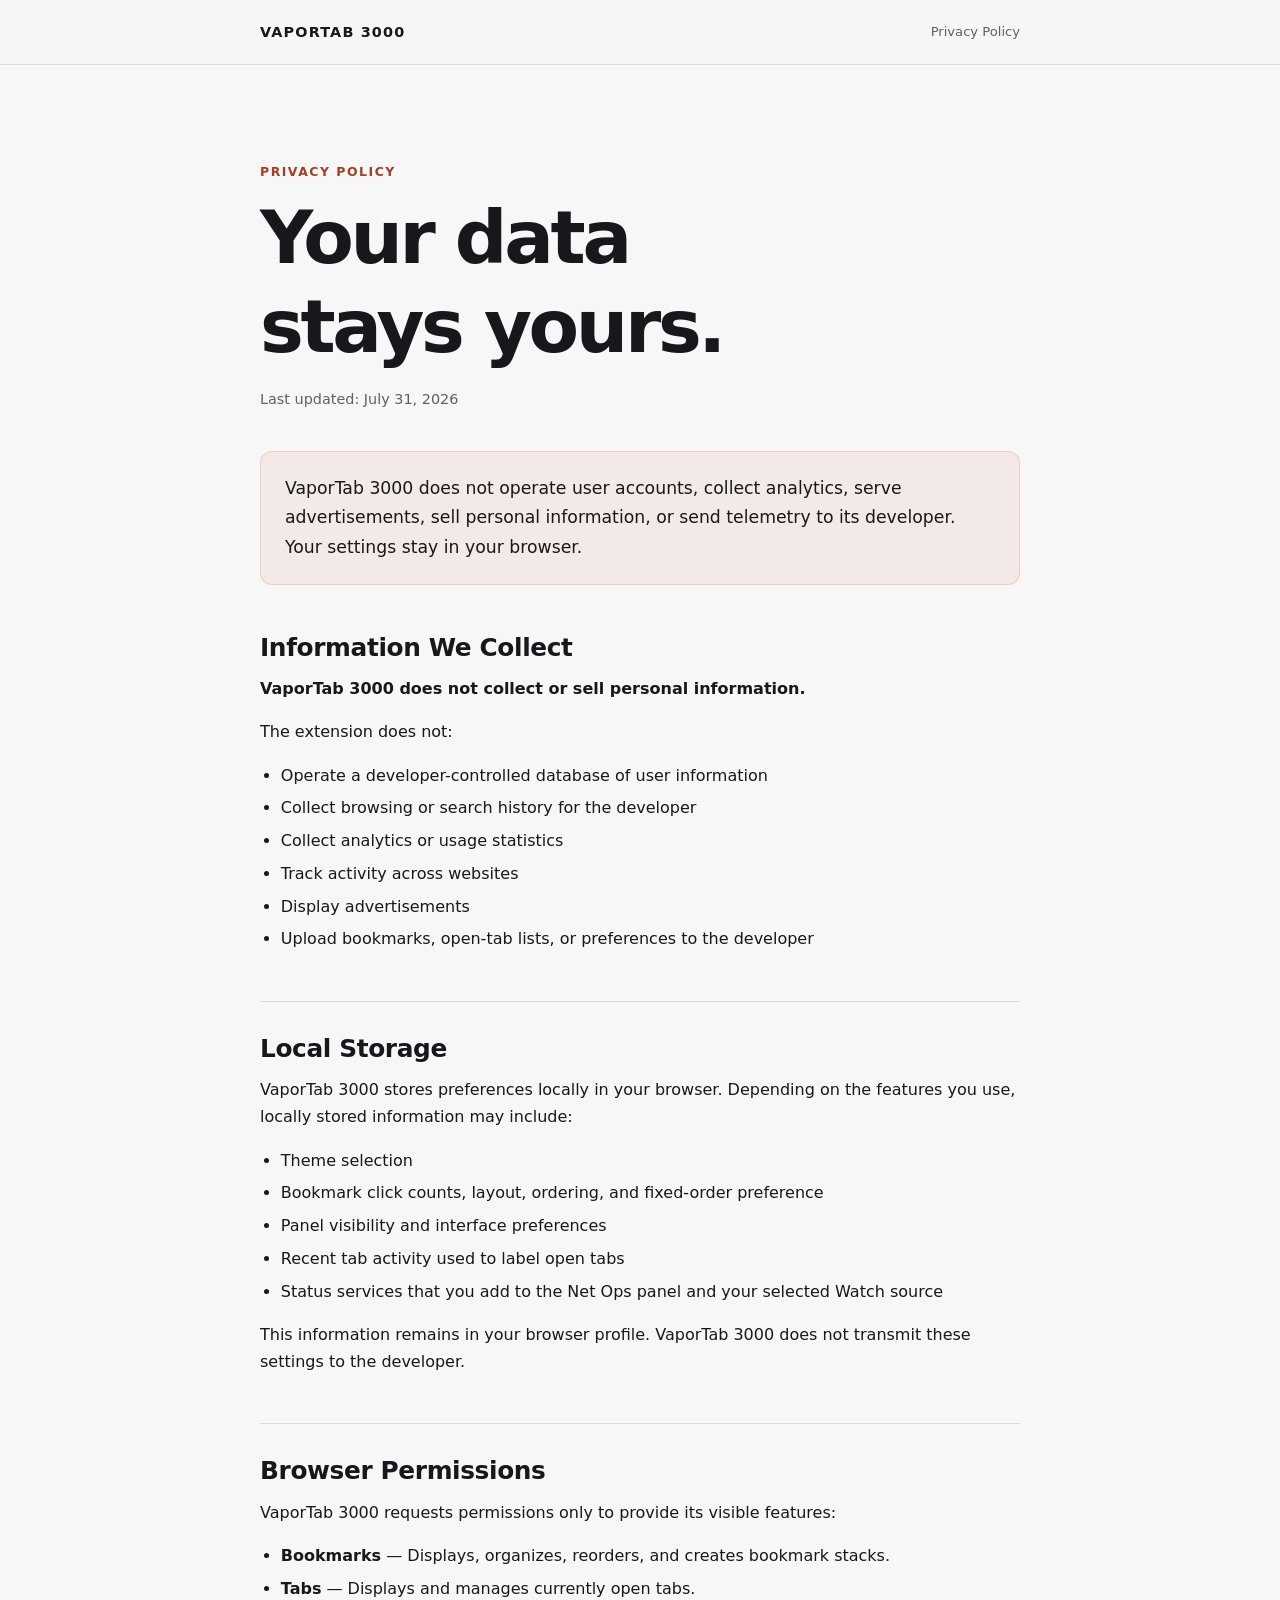
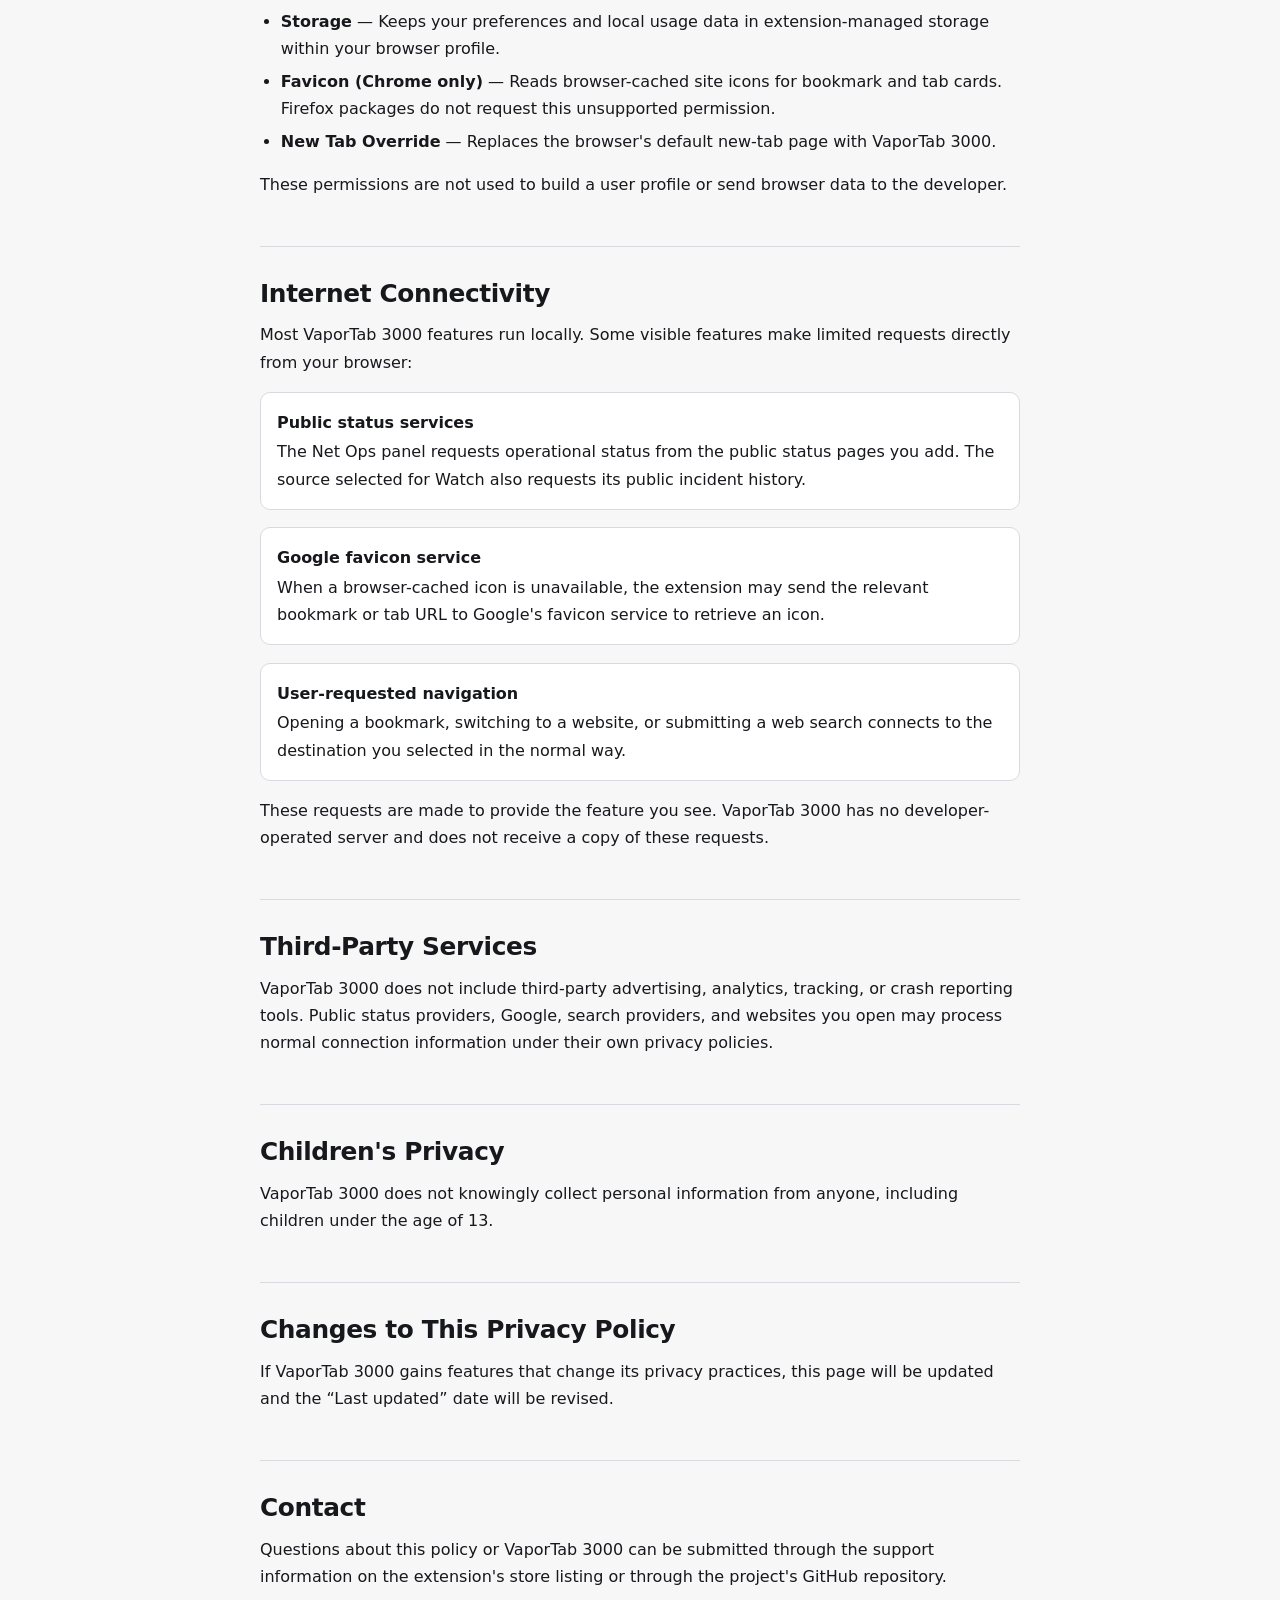
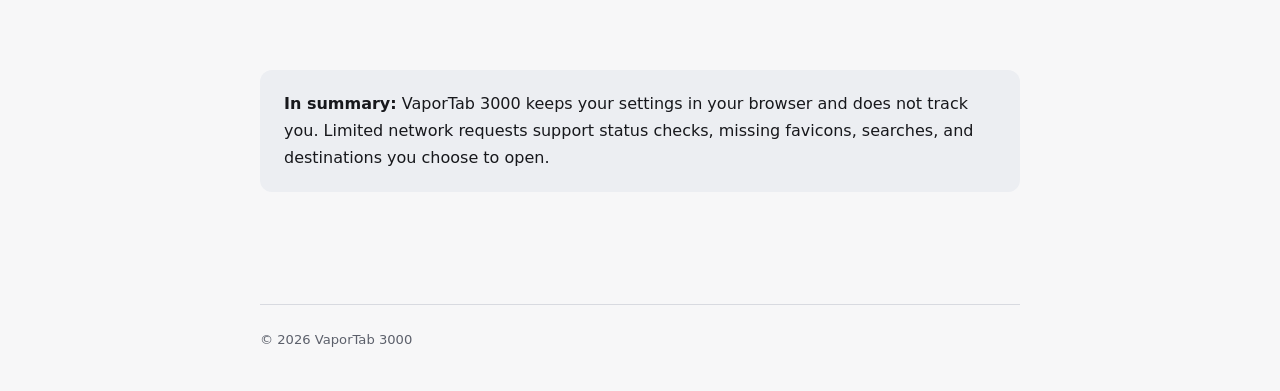
<file: index.html>
<!doctype html>
<html lang="en">
<head>
  <meta charset="utf-8">
  <meta name="viewport" content="width=device-width, initial-scale=1">
  <meta name="description" content="Privacy Policy for the VaporTab 3000 browser extension.">
  <meta name="color-scheme" content="dark light">
  <title>Privacy Policy | VaporTab 3000</title>
  <style>
    :root {
      color-scheme: dark;
      --background: #111217;
      --surface: #191b22;
      --surface-raised: #20232c;
      --border: #343845;
      --text: #f2f3f7;
      --muted: #b6bac6;
      --accent: #ff9b7a;
      --accent-soft: rgba(255, 155, 122, 0.12);
      --link: #ffc964;
      --content-width: 760px;
    }

    * {
      box-sizing: border-box;
    }

    html {
      scroll-behavior: smooth;
    }

    body {
      min-height: 100vh;
      margin: 0;
      background: var(--background);
      color: var(--text);
      font-family: Inter, ui-sans-serif, system-ui, -apple-system, BlinkMacSystemFont, "Segoe UI", sans-serif;
      font-size: 1rem;
      line-height: 1.7;
    }

    a {
      color: var(--link);
      text-underline-offset: 0.18em;
    }

    a:hover {
      text-decoration-thickness: 2px;
    }

    .site-header {
      border-bottom: 1px solid var(--border);
      background: rgba(17, 18, 23, 0.92);
    }

    .header-inner,
    main,
    footer {
      width: min(calc(100% - 2rem), var(--content-width));
      margin-inline: auto;
    }

    .header-inner {
      display: flex;
      align-items: center;
      justify-content: space-between;
      min-height: 64px;
      gap: 1rem;
    }

    .brand {
      color: var(--text);
      font-size: 0.9rem;
      font-weight: 750;
      letter-spacing: 0.08em;
      text-decoration: none;
      text-transform: uppercase;
    }

    .document-label {
      color: var(--muted);
      font-size: 0.82rem;
    }

    main {
      padding-block: clamp(3rem, 8vw, 6rem);
    }

    .eyebrow {
      margin: 0 0 0.75rem;
      color: var(--accent);
      font-size: 0.78rem;
      font-weight: 750;
      letter-spacing: 0.12em;
      text-transform: uppercase;
    }

    h1,
    h2 {
      line-height: 1.2;
      text-wrap: balance;
    }

    h1 {
      max-width: 12ch;
      margin: 0;
      font-size: clamp(2.4rem, 8vw, 4.6rem);
      letter-spacing: -0.045em;
    }

    h2 {
      margin: 0 0 0.8rem;
      font-size: clamp(1.25rem, 3vw, 1.55rem);
      letter-spacing: -0.015em;
    }

    p,
    ul {
      margin-top: 0;
    }

    .updated {
      margin: 1rem 0 0;
      color: var(--muted);
      font-size: 0.9rem;
    }

    .summary {
      margin: 2.5rem 0 1rem;
      padding: 1.35rem 1.5rem;
      border: 1px solid rgba(255, 155, 122, 0.4);
      border-radius: 12px;
      background: var(--accent-soft);
      font-size: 1.08rem;
    }

    .summary strong {
      color: var(--accent);
    }

    .policy-section {
      padding-block: 2rem;
      border-bottom: 1px solid var(--border);
    }

    .policy-section:last-of-type {
      border-bottom: 0;
    }

    ul {
      padding-left: 1.3rem;
    }

    li + li {
      margin-top: 0.35rem;
    }

    .service-list {
      display: grid;
      gap: 0.75rem;
      padding: 0;
      list-style: none;
    }

    .service-list li {
      padding: 1rem;
      border: 1px solid var(--border);
      border-radius: 10px;
      background: var(--surface);
    }

    .service-list strong {
      display: block;
      margin-bottom: 0.15rem;
      color: var(--text);
    }

    .closing {
      margin-top: 2rem;
      padding: 1.25rem 1.5rem;
      border-radius: 12px;
      background: var(--surface-raised);
    }

    footer {
      padding-block: 1.5rem 2.5rem;
      border-top: 1px solid var(--border);
      color: var(--muted);
      font-size: 0.82rem;
    }

    footer p {
      margin: 0;
    }

    @media (max-width: 520px) {
      .header-inner {
        align-items: flex-start;
        flex-direction: column;
        justify-content: center;
        padding-block: 0.8rem;
      }

      .summary,
      .closing {
        padding: 1.1rem;
      }
    }

    @media (prefers-color-scheme: light) {
      :root {
        color-scheme: light;
        --background: #f7f7f8;
        --surface: #ffffff;
        --surface-raised: #eceef2;
        --border: #d8dae0;
        --text: #17181c;
        --muted: #5c606b;
        --accent: #a33f23;
        --accent-soft: rgba(196, 75, 42, 0.08);
        --link: #875500;
      }

      .site-header {
        background: rgba(247, 247, 248, 0.92);
      }
    }

    @media print {
      :root {
        color-scheme: light;
        --background: #ffffff;
        --surface: #ffffff;
        --surface-raised: #f3f3f3;
        --border: #cccccc;
        --text: #000000;
        --muted: #444444;
        --accent: #000000;
        --accent-soft: #f3f3f3;
        --link: #000000;
      }

      .site-header {
        display: none;
      }

      main {
        padding-block: 0;
      }
    }
  </style>
</head>
<body>
  <header class="site-header">
    <div class="header-inner">
      <a class="brand" href="./" aria-label="VaporTab 3000 privacy policy">VaporTab 3000</a>
      <span class="document-label">Privacy Policy</span>
    </div>
  </header>

  <main>
    <p class="eyebrow">Privacy Policy</p>
    <h1>Your data stays yours.</h1>
    <p class="updated">Last updated: <time datetime="2026-07-31">July 31, 2026</time></p>

    <p class="summary">
      VaporTab 3000 does not operate user accounts, collect analytics, serve advertisements,
      sell personal information, or send telemetry to its developer. Your settings stay in
      your browser.
    </p>

    <section class="policy-section" aria-labelledby="information">
      <h2 id="information">Information We Collect</h2>
      <p><strong>VaporTab 3000 does not collect or sell personal information.</strong></p>
      <p>The extension does not:</p>
      <ul>
        <li>Operate a developer-controlled database of user information</li>
        <li>Collect browsing or search history for the developer</li>
        <li>Collect analytics or usage statistics</li>
        <li>Track activity across websites</li>
        <li>Display advertisements</li>
        <li>Upload bookmarks, open-tab lists, or preferences to the developer</li>
      </ul>
    </section>

    <section class="policy-section" aria-labelledby="local-storage">
      <h2 id="local-storage">Local Storage</h2>
      <p>
        VaporTab 3000 stores preferences locally in your browser. Depending on the features
        you use, locally stored information may include:
      </p>
      <ul>
        <li>Theme selection</li>
        <li>Bookmark click counts, layout, ordering, and fixed-order preference</li>
        <li>Panel visibility and interface preferences</li>
        <li>Recent tab activity used to label open tabs</li>
        <li>Status services that you add to the Net Ops panel and your selected Watch source</li>
      </ul>
      <p>
        This information remains in your browser profile. VaporTab 3000 does not transmit
        these settings to the developer.
      </p>
    </section>

    <section class="policy-section" aria-labelledby="permissions">
      <h2 id="permissions">Browser Permissions</h2>
      <p>VaporTab 3000 requests permissions only to provide its visible features:</p>
      <ul>
        <li><strong>Bookmarks</strong> — Displays, organizes, reorders, and creates bookmark stacks.</li>
        <li><strong>Tabs</strong> — Displays and manages currently open tabs.</li>
        <li><strong>Storage</strong> — Keeps your preferences and local usage data in extension-managed storage within your browser profile.</li>
        <li><strong>Favicon (Chrome only)</strong> — Reads browser-cached site icons for bookmark and tab cards. Firefox packages do not request this unsupported permission.</li>
        <li><strong>New Tab Override</strong> — Replaces the browser's default new-tab page with VaporTab 3000.</li>
      </ul>
      <p>These permissions are not used to build a user profile or send browser data to the developer.</p>
    </section>

    <section class="policy-section" aria-labelledby="connectivity">
      <h2 id="connectivity">Internet Connectivity</h2>
      <p>
        Most VaporTab 3000 features run locally. Some visible features make limited requests
        directly from your browser:
      </p>
      <ul class="service-list">
        <li>
          <strong>Public status services</strong>
          The Net Ops panel requests operational status from the public status pages you add.
          The source selected for Watch also requests its public incident history.
        </li>
        <li>
          <strong>Google favicon service</strong>
          When a browser-cached icon is unavailable, the extension may send the relevant
          bookmark or tab URL to Google's favicon service to retrieve an icon.
        </li>
        <li>
          <strong>User-requested navigation</strong>
          Opening a bookmark, switching to a website, or submitting a web search connects to
          the destination you selected in the normal way.
        </li>
      </ul>
      <p>
        These requests are made to provide the feature you see. VaporTab 3000 has no
        developer-operated server and does not receive a copy of these requests.
      </p>
    </section>

    <section class="policy-section" aria-labelledby="third-parties">
      <h2 id="third-parties">Third-Party Services</h2>
      <p>
        VaporTab 3000 does not include third-party advertising, analytics, tracking, or crash
        reporting tools. Public status providers, Google, search providers, and websites you
        open may process normal connection information under their own privacy policies.
      </p>
    </section>

    <section class="policy-section" aria-labelledby="children">
      <h2 id="children">Children's Privacy</h2>
      <p>
        VaporTab 3000 does not knowingly collect personal information from anyone, including
        children under the age of 13.
      </p>
    </section>

    <section class="policy-section" aria-labelledby="changes">
      <h2 id="changes">Changes to This Privacy Policy</h2>
      <p>
        If VaporTab 3000 gains features that change its privacy practices, this page will be
        updated and the “Last updated” date will be revised.
      </p>
    </section>

    <section class="policy-section" aria-labelledby="contact">
      <h2 id="contact">Contact</h2>
      <p>
        Questions about this policy or VaporTab 3000 can be submitted through the support
        information on the extension's store listing or through the project's GitHub repository.
      </p>
    </section>

    <p class="closing">
      <strong>In summary:</strong> VaporTab 3000 keeps your settings in your browser and does
      not track you. Limited network requests support status checks, missing favicons, searches,
      and destinations you choose to open.
    </p>
  </main>

  <footer>
    <p>&copy; 2026 VaporTab 3000</p>
  </footer>
</body>
</html>
</file>
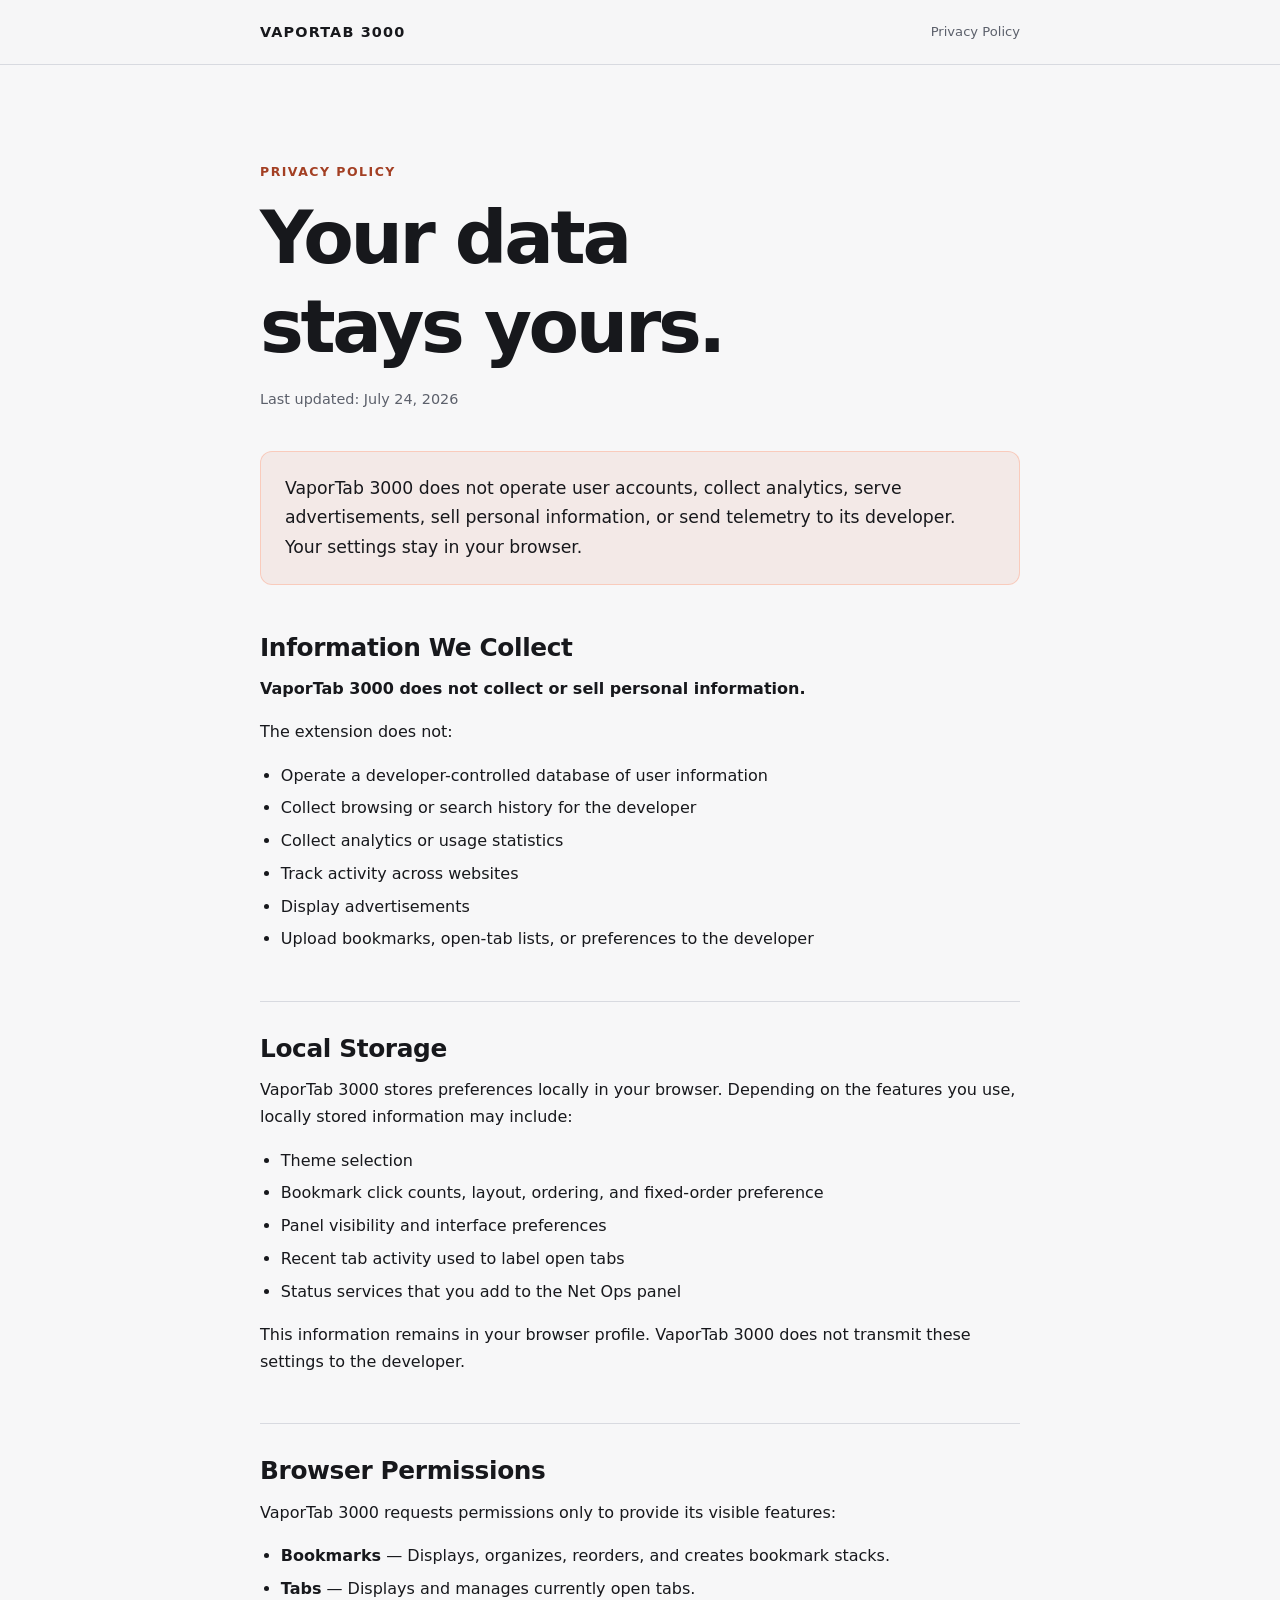
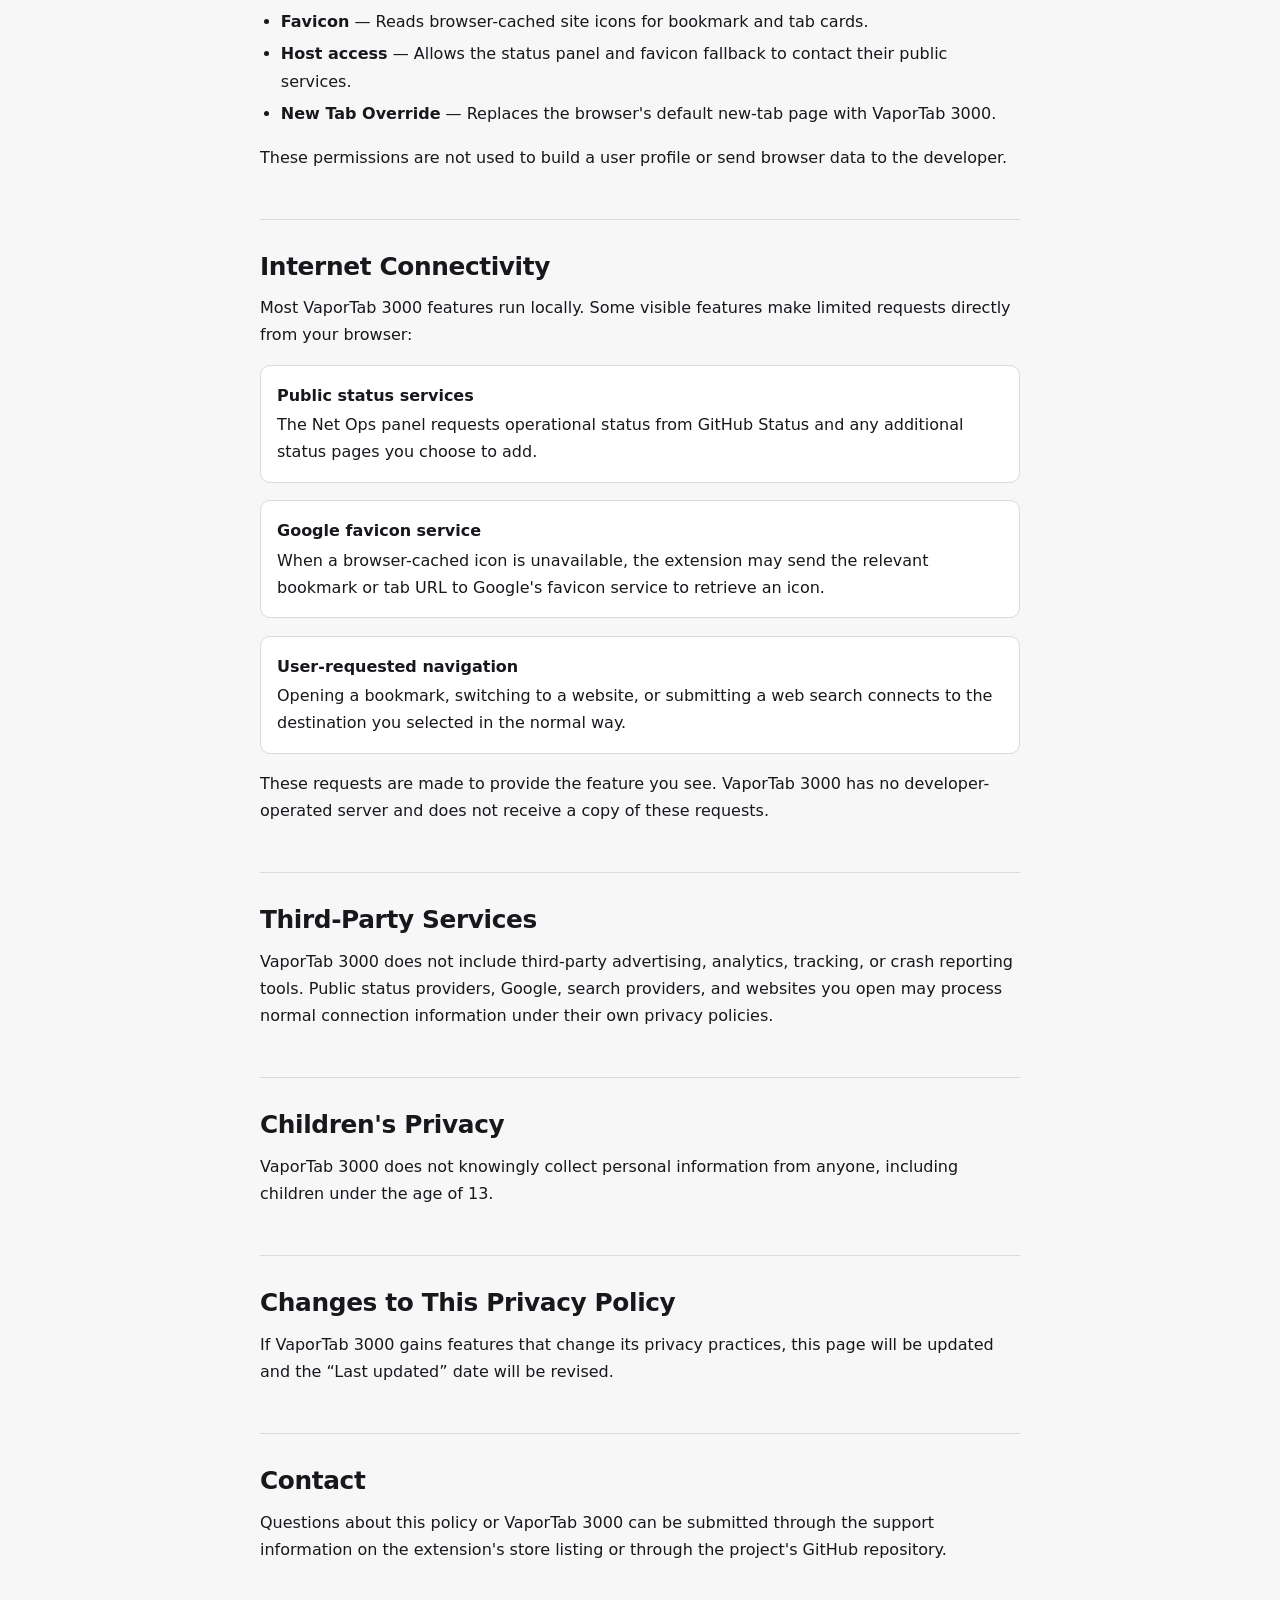
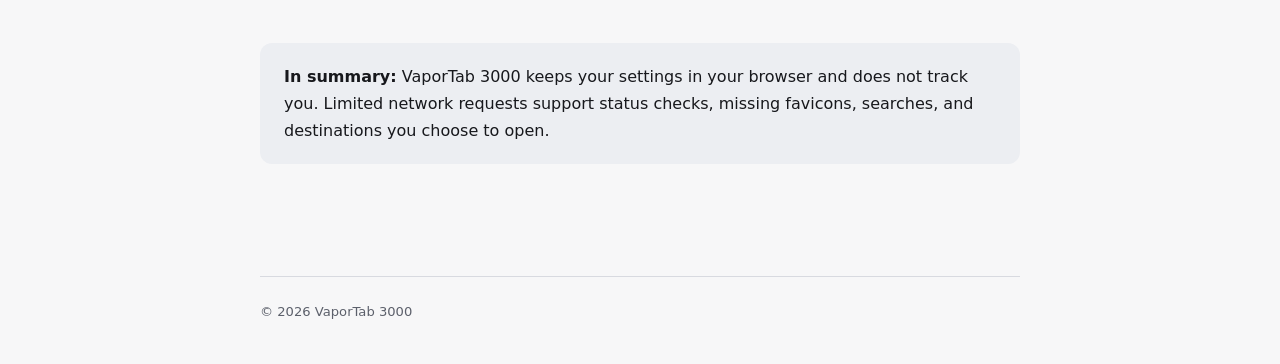
<file: privacy/index.html>
<!doctype html>
<html lang="en">
<head>
  <meta charset="utf-8">
  <meta name="viewport" content="width=device-width, initial-scale=1">
  <meta name="description" content="Privacy Policy for the VaporTab 3000 browser extension.">
  <meta name="color-scheme" content="dark light">
  <title>Privacy Policy | VaporTab 3000</title>
  <style>
    :root {
      color-scheme: dark;
      --background: #111217;
      --surface: #191b22;
      --surface-raised: #20232c;
      --border: #343845;
      --text: #f2f3f7;
      --muted: #b6bac6;
      --accent: #ff9b7a;
      --accent-soft: rgba(255, 155, 122, 0.12);
      --link: #ffc964;
      --content-width: 760px;
    }

    * {
      box-sizing: border-box;
    }

    html {
      scroll-behavior: smooth;
    }

    body {
      min-height: 100vh;
      margin: 0;
      background: var(--background);
      color: var(--text);
      font-family: Inter, ui-sans-serif, system-ui, -apple-system, BlinkMacSystemFont, "Segoe UI", sans-serif;
      font-size: 1rem;
      line-height: 1.7;
    }

    a {
      color: var(--link);
      text-underline-offset: 0.18em;
    }

    a:hover {
      text-decoration-thickness: 2px;
    }

    .site-header {
      border-bottom: 1px solid var(--border);
      background: rgba(17, 18, 23, 0.92);
    }

    .header-inner,
    main,
    footer {
      width: min(calc(100% - 2rem), var(--content-width));
      margin-inline: auto;
    }

    .header-inner {
      display: flex;
      align-items: center;
      justify-content: space-between;
      min-height: 64px;
      gap: 1rem;
    }

    .brand {
      color: var(--text);
      font-size: 0.9rem;
      font-weight: 750;
      letter-spacing: 0.08em;
      text-decoration: none;
      text-transform: uppercase;
    }

    .document-label {
      color: var(--muted);
      font-size: 0.82rem;
    }

    main {
      padding-block: clamp(3rem, 8vw, 6rem);
    }

    .eyebrow {
      margin: 0 0 0.75rem;
      color: var(--accent);
      font-size: 0.78rem;
      font-weight: 750;
      letter-spacing: 0.12em;
      text-transform: uppercase;
    }

    h1,
    h2 {
      line-height: 1.2;
      text-wrap: balance;
    }

    h1 {
      max-width: 12ch;
      margin: 0;
      font-size: clamp(2.4rem, 8vw, 4.6rem);
      letter-spacing: -0.045em;
    }

    h2 {
      margin: 0 0 0.8rem;
      font-size: clamp(1.25rem, 3vw, 1.55rem);
      letter-spacing: -0.015em;
    }

    p,
    ul {
      margin-top: 0;
    }

    .updated {
      margin: 1rem 0 0;
      color: var(--muted);
      font-size: 0.9rem;
    }

    .summary {
      margin: 2.5rem 0 1rem;
      padding: 1.35rem 1.5rem;
      border: 1px solid rgba(255, 155, 122, 0.4);
      border-radius: 12px;
      background: var(--accent-soft);
      font-size: 1.08rem;
    }

    .summary strong {
      color: var(--accent);
    }

    .policy-section {
      padding-block: 2rem;
      border-bottom: 1px solid var(--border);
    }

    .policy-section:last-of-type {
      border-bottom: 0;
    }

    ul {
      padding-left: 1.3rem;
    }

    li + li {
      margin-top: 0.35rem;
    }

    .service-list {
      display: grid;
      gap: 0.75rem;
      padding: 0;
      list-style: none;
    }

    .service-list li {
      padding: 1rem;
      border: 1px solid var(--border);
      border-radius: 10px;
      background: var(--surface);
    }

    .service-list strong {
      display: block;
      margin-bottom: 0.15rem;
      color: var(--text);
    }

    .closing {
      margin-top: 2rem;
      padding: 1.25rem 1.5rem;
      border-radius: 12px;
      background: var(--surface-raised);
    }

    footer {
      padding-block: 1.5rem 2.5rem;
      border-top: 1px solid var(--border);
      color: var(--muted);
      font-size: 0.82rem;
    }

    footer p {
      margin: 0;
    }

    @media (max-width: 520px) {
      .header-inner {
        align-items: flex-start;
        flex-direction: column;
        justify-content: center;
        padding-block: 0.8rem;
      }

      .summary,
      .closing {
        padding: 1.1rem;
      }
    }

    @media (prefers-color-scheme: light) {
      :root {
        color-scheme: light;
        --background: #f7f7f8;
        --surface: #ffffff;
        --surface-raised: #eceef2;
        --border: #d8dae0;
        --text: #17181c;
        --muted: #5c606b;
        --accent: #a33f23;
        --accent-soft: rgba(196, 75, 42, 0.08);
        --link: #875500;
      }

      .site-header {
        background: rgba(247, 247, 248, 0.92);
      }
    }

    @media print {
      :root {
        color-scheme: light;
        --background: #ffffff;
        --surface: #ffffff;
        --surface-raised: #f3f3f3;
        --border: #cccccc;
        --text: #000000;
        --muted: #444444;
        --accent: #000000;
        --accent-soft: #f3f3f3;
        --link: #000000;
      }

      .site-header {
        display: none;
      }

      main {
        padding-block: 0;
      }
    }
  </style>
</head>
<body>
  <header class="site-header">
    <div class="header-inner">
      <a class="brand" href="./" aria-label="VaporTab 3000 privacy policy">VaporTab 3000</a>
      <span class="document-label">Privacy Policy</span>
    </div>
  </header>

  <main>
    <p class="eyebrow">Privacy Policy</p>
    <h1>Your data stays yours.</h1>
    <p class="updated">Last updated: <time datetime="2026-07-24">July 24, 2026</time></p>

    <p class="summary">
      VaporTab 3000 does not operate user accounts, collect analytics, serve advertisements,
      sell personal information, or send telemetry to its developer. Your settings stay in
      your browser.
    </p>

    <section class="policy-section" aria-labelledby="information">
      <h2 id="information">Information We Collect</h2>
      <p><strong>VaporTab 3000 does not collect or sell personal information.</strong></p>
      <p>The extension does not:</p>
      <ul>
        <li>Operate a developer-controlled database of user information</li>
        <li>Collect browsing or search history for the developer</li>
        <li>Collect analytics or usage statistics</li>
        <li>Track activity across websites</li>
        <li>Display advertisements</li>
        <li>Upload bookmarks, open-tab lists, or preferences to the developer</li>
      </ul>
    </section>

    <section class="policy-section" aria-labelledby="local-storage">
      <h2 id="local-storage">Local Storage</h2>
      <p>
        VaporTab 3000 stores preferences locally in your browser. Depending on the features
        you use, locally stored information may include:
      </p>
      <ul>
        <li>Theme selection</li>
        <li>Bookmark click counts, layout, ordering, and fixed-order preference</li>
        <li>Panel visibility and interface preferences</li>
        <li>Recent tab activity used to label open tabs</li>
        <li>Status services that you add to the Net Ops panel</li>
      </ul>
      <p>
        This information remains in your browser profile. VaporTab 3000 does not transmit
        these settings to the developer.
      </p>
    </section>

    <section class="policy-section" aria-labelledby="permissions">
      <h2 id="permissions">Browser Permissions</h2>
      <p>VaporTab 3000 requests permissions only to provide its visible features:</p>
      <ul>
        <li><strong>Bookmarks</strong> — Displays, organizes, reorders, and creates bookmark stacks.</li>
        <li><strong>Tabs</strong> — Displays and manages currently open tabs.</li>
        <li><strong>Favicon</strong> — Reads browser-cached site icons for bookmark and tab cards.</li>
        <li><strong>Host access</strong> — Allows the status panel and favicon fallback to contact their public services.</li>
        <li><strong>New Tab Override</strong> — Replaces the browser's default new-tab page with VaporTab 3000.</li>
      </ul>
      <p>These permissions are not used to build a user profile or send browser data to the developer.</p>
    </section>

    <section class="policy-section" aria-labelledby="connectivity">
      <h2 id="connectivity">Internet Connectivity</h2>
      <p>
        Most VaporTab 3000 features run locally. Some visible features make limited requests
        directly from your browser:
      </p>
      <ul class="service-list">
        <li>
          <strong>Public status services</strong>
          The Net Ops panel requests operational status from GitHub Status and any additional
          status pages you choose to add.
        </li>
        <li>
          <strong>Google favicon service</strong>
          When a browser-cached icon is unavailable, the extension may send the relevant
          bookmark or tab URL to Google's favicon service to retrieve an icon.
        </li>
        <li>
          <strong>User-requested navigation</strong>
          Opening a bookmark, switching to a website, or submitting a web search connects to
          the destination you selected in the normal way.
        </li>
      </ul>
      <p>
        These requests are made to provide the feature you see. VaporTab 3000 has no
        developer-operated server and does not receive a copy of these requests.
      </p>
    </section>

    <section class="policy-section" aria-labelledby="third-parties">
      <h2 id="third-parties">Third-Party Services</h2>
      <p>
        VaporTab 3000 does not include third-party advertising, analytics, tracking, or crash
        reporting tools. Public status providers, Google, search providers, and websites you
        open may process normal connection information under their own privacy policies.
      </p>
    </section>

    <section class="policy-section" aria-labelledby="children">
      <h2 id="children">Children's Privacy</h2>
      <p>
        VaporTab 3000 does not knowingly collect personal information from anyone, including
        children under the age of 13.
      </p>
    </section>

    <section class="policy-section" aria-labelledby="changes">
      <h2 id="changes">Changes to This Privacy Policy</h2>
      <p>
        If VaporTab 3000 gains features that change its privacy practices, this page will be
        updated and the “Last updated” date will be revised.
      </p>
    </section>

    <section class="policy-section" aria-labelledby="contact">
      <h2 id="contact">Contact</h2>
      <p>
        Questions about this policy or VaporTab 3000 can be submitted through the support
        information on the extension's store listing or through the project's GitHub repository.
      </p>
    </section>

    <p class="closing">
      <strong>In summary:</strong> VaporTab 3000 keeps your settings in your browser and does
      not track you. Limited network requests support status checks, missing favicons, searches,
      and destinations you choose to open.
    </p>
  </main>

  <footer>
    <p>&copy; 2026 VaporTab 3000</p>
  </footer>
</body>
</html>
</file>
